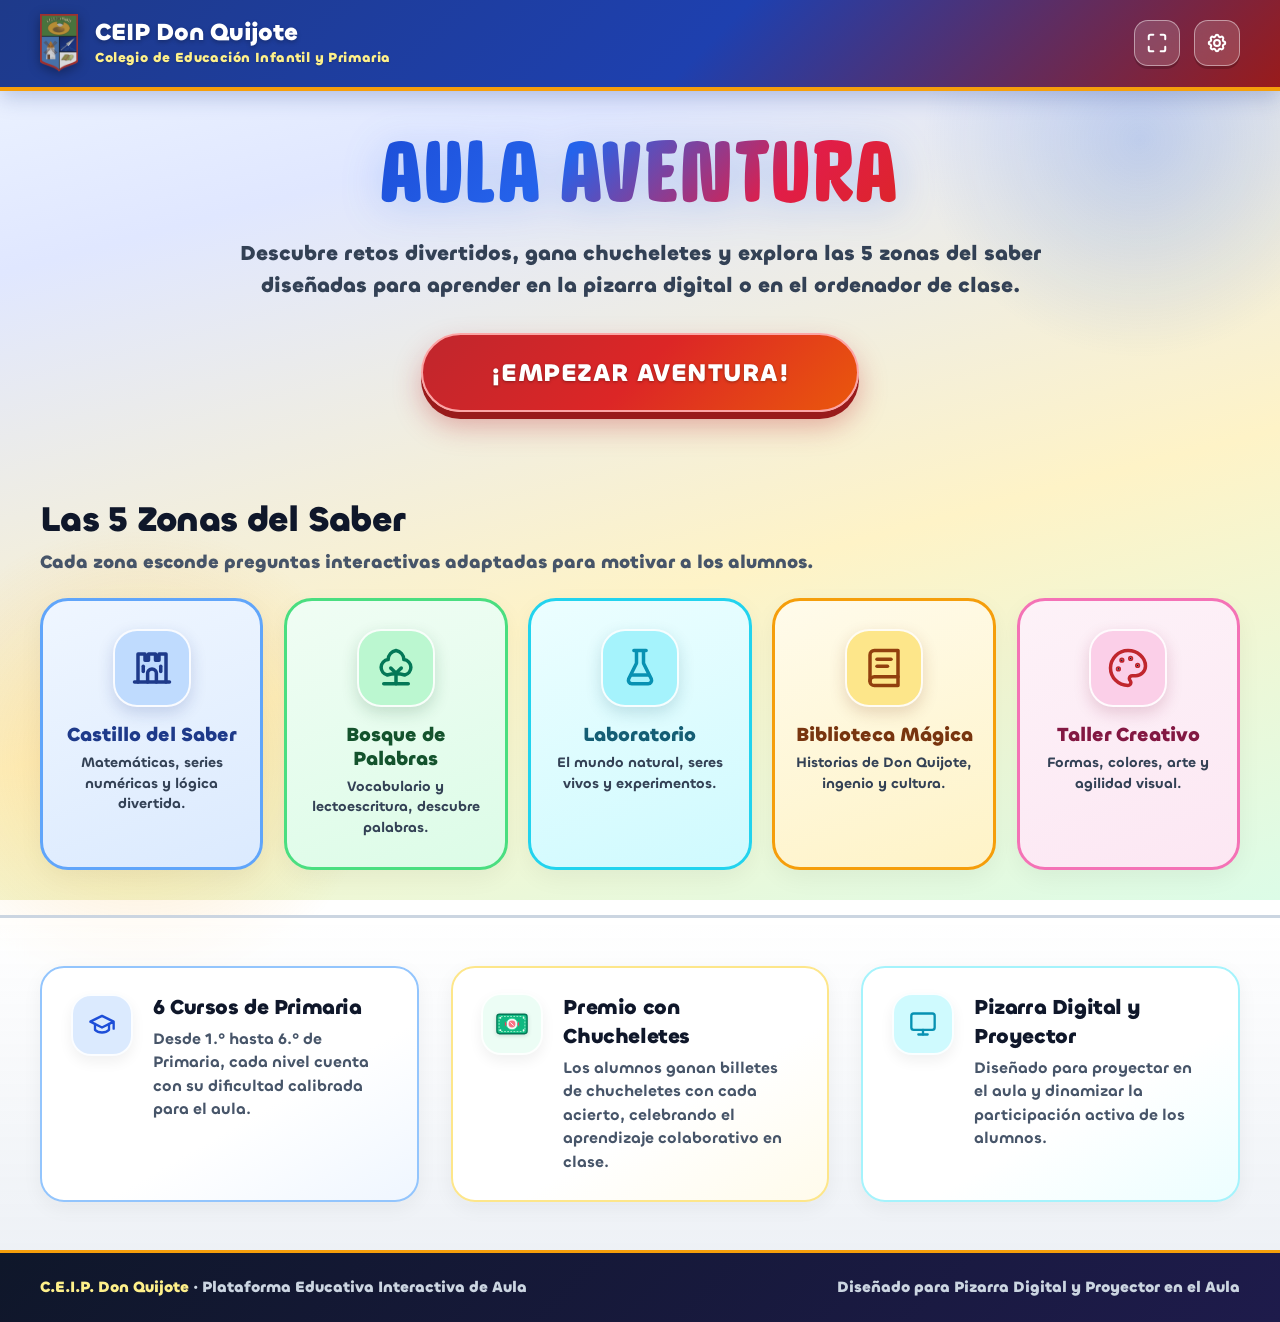
<file: AulaAventura/index.html>
<!DOCTYPE html>
<html lang="es">
<head>
    <meta charset="UTF-8">
    <meta name="viewport" content="width=device-width, initial-scale=1.0">
    <title>Aula Aventura - CEIP Don Quijote</title>
    <link rel="icon" type="image/png" href="assets/favicon.png">
    <link rel="stylesheet" href="css/main.css">
    <link rel="stylesheet" href="css/components.css">
    <link rel="stylesheet" href="css/responsive.css">
    <script>
        // Bloqueo total de menú contextual para pizarras táctiles y lápices interactivos (PDI)
        window.addEventListener('contextmenu', function(e) { e.preventDefault(); return false; }, { capture: true });
        document.addEventListener('contextmenu', function(e) { e.preventDefault(); return false; }, { capture: true });
    </script>
</head>
<body>
    <div id="app-container">
        <!-- El contenido se inyectará aquí vía JS -->
        <div class="loading-screen">
            <h1 style="color: #4facf7;">Cargando Aula Aventura...</h1>
        </div>
    </div>

    <!-- Scripts de Datos (Simulando JSON local para evitar CORS offline) -->
    <script src="data/db_full.js"></script>
    <script src="data/math_bank.js"></script>
    <script src="data/language_bank.js"></script>
    <script src="data/science_bank.js"></script>
    <script src="data/history_bank.js"></script>
    <script src="data/taller_bank.js"></script>
    <!-- Los datos están ahora completos para todas las zonas y cursos -->

    <!-- Scripts de Lógica -->
    <script src="js/storage.js"></script>
    <script src="js/avatar.js"></script>
    <script src="js/activities.js"></script>
    <script src="js/router.js"></script>
    <script src="js/teacher.js"></script>
    <script src="js/ruleta.js"></script>
    <script src="js/game.js"></script>
    <script src="js/app.js"></script>
</body>
</html>
</file>
<file: AulaAventura/css/main.css>
/* ==========================================================================
   TIPOGRAFÍAS OFICIALES: MANOSQUE (TÍTULOS) & CHILLAX (TEXTO Y SUBTÍTULOS)
   ========================================================================== */

/* 1. Manosque (Título principal de bienvenida y cabeceras display) */
@font-face {
    font-family: 'Manosque';
    src: url('../fonts/Manosque-Regular.woff2') format('woff2'),
         url('../fonts/Manosque-Regular.woff') format('woff'),
         url('../fonts/Manosque-Regular.ttf') format('truetype');
    font-weight: 400 900;
    font-style: normal;
    font-display: swap;
}

/* 2. Familia Chillax (Regular, Medium, Semibold y Bold) */
@font-face {
    font-family: 'Chillax';
    src: url('../fonts/Chillax-Regular.woff2') format('woff2'),
         url('../fonts/Chillax-Regular.woff') format('woff'),
         url('../fonts/Chillax-Regular.ttf') format('truetype');
    font-weight: 400;
    font-style: normal;
    font-display: swap;
}

@font-face {
    font-family: 'Chillax';
    src: url('../fonts/Chillax-Medium.woff2') format('woff2'),
         url('../fonts/Chillax-Medium.woff') format('woff'),
         url('../fonts/Chillax-Medium.ttf') format('truetype');
    font-weight: 500;
    font-style: normal;
    font-display: swap;
}

@font-face {
    font-family: 'Chillax';
    src: url('../fonts/Chillax-Semibold.woff2') format('woff2'),
         url('../fonts/Chillax-Semibold.woff') format('woff'),
         url('../fonts/Chillax-Semibold.ttf') format('truetype');
    font-weight: 600;
    font-style: normal;
    font-display: swap;
}

@font-face {
    font-family: 'Chillax';
    src: url('../fonts/Chillax-Bold.woff2') format('woff2'),
         url('../fonts/Chillax-Bold.woff') format('woff'),
         url('../fonts/Chillax-Bold.ttf') format('truetype');
    font-weight: 700 900;
    font-style: normal;
    font-display: swap;
}

/* Alias directo para selectores con Chillax-Bold */
@font-face {
    font-family: 'Chillax-Bold';
    src: url('../fonts/Chillax-Bold.woff2') format('woff2'),
         url('../fonts/Chillax-Bold.woff') format('woff'),
         url('../fonts/Chillax-Bold.ttf') format('truetype');
    font-weight: normal;
    font-style: normal;
    font-display: swap;
}

:root {
    /* Paleta inspirada en el escudo del CEIP Don Quijote */
    --school-red: #c0262d;
    --school-red-dark: #991b1b;
    --school-blue: #1d4ed8;
    --school-blue-dark: #1e3a8a;
    --school-green: #15803d;
    --school-gold: #f59e0b;
    --school-gold-dark: #d97706;

    --primary-color: #c0262d;
    --primary-hover: #b91c1c;
    --primary-shadow: #991b1b;

    --secondary-color: #f59e0b;
    --secondary-hover: #d97706;
    --secondary-shadow: #b45309;

    --success-color: #16a34a;
    --success-shadow: #15803d;

    --danger-color: #dc2626;
    --danger-shadow: #991b1b;

    /* Fondo alegre y luminoso con matices de los colores institucionales */
    --bg-gradient: linear-gradient(165deg, #eff6ff 0%, #e0e7ff 22%, #fef3c7 62%, #dcfce7 100%);
    --card-bg: #ffffff;
    --text-color: #0f172a;
    --text-muted: #475569;

    --font-title: 'Manosque', cursive, 'Chillax-Bold', system-ui, sans-serif;
    --font-heading: 'Chillax-Bold', 'Chillax', system-ui, sans-serif;
    --font-main: 'Chillax', system-ui, -apple-system, sans-serif;
    --radius-lg: 24px;
    --radius-md: 16px;
    --radius-full: 9999px;
}

* {
    box-sizing: border-box;
    margin: 0;
    padding: 0;
}

body {
    font-family: var(--font-main);
    background: var(--bg-gradient);
    background-attachment: fixed;
    color: var(--text-color);
    min-height: 100vh;
    overflow-x: hidden;
    user-select: none;
    -webkit-user-select: none;
    -moz-user-select: none;
    -ms-user-select: none;
    -webkit-touch-callout: none;
    -webkit-font-smoothing: antialiased;
}

/* Evitar arrastre fantasma de imágenes en navegadores y menús de toque prolongado */
img {
    -webkit-user-drag: none;
    user-drag: none;
    user-select: none;
    -webkit-user-select: none;
    -webkit-touch-callout: none;
}

/* Elementos táctiles y lienzos sin menú contextual nativo */
canvas, .tactile-btn, button {
    -webkit-touch-callout: none;
}

h1, h2, h3, h4, h5, h6 {
    font-family: var(--font-heading);
    font-weight: 800;
    letter-spacing: -0.02em;
}

#app-container {
    min-height: 100vh;
    display: flex;
    flex-direction: column;
    position: relative;
}

/* Luces ambientales cálidas y vivas */
#app-container::before {
    content: '';
    position: fixed;
    top: -80px;
    right: -80px;
    width: 440px;
    height: 440px;
    background: radial-gradient(circle, rgba(37, 99, 235, 0.22) 0%, transparent 70%);
    border-radius: 50%;
    pointer-events: none;
    z-index: 0;
}

#app-container::after {
    content: '';
    position: fixed;
    bottom: -100px;
    left: -100px;
    width: 480px;
    height: 480px;
    background: radial-gradient(circle, rgba(245, 158, 11, 0.24) 0%, transparent 70%);
    border-radius: 50%;
    pointer-events: none;
    z-index: 0;
}

.view {
    display: flex;
    flex: 1;
    flex-direction: column;
    padding: 2rem 1.5rem;
    position: relative;
    z-index: 1;
}

.view-body {
    flex: 1;
    display: flex;
    flex-direction: column;
    width: 100%;
    animation: smoothFadeIn 0.32s cubic-bezier(0.16, 1, 0.3, 1);
}

.view:not(:has(.home-top-bar)) {
    animation: smoothFadeIn 0.32s cubic-bezier(0.16, 1, 0.3, 1);
}

@keyframes smoothFadeIn {
    from {
        opacity: 0;
        transform: translateY(12px) scale(0.99);
    }
    to {
        opacity: 1;
        transform: translateY(0) scale(1);
    }
}

.loading-screen {
    flex: 1;
    display: flex;
    flex-direction: column;
    justify-content: center;
    align-items: center;
    font-size: 2.2rem;
    font-family: var(--font-heading);
    color: var(--primary-color);
    gap: 1rem;
}
</file>
<file: AulaAventura/css/components.css>
/* PANTALLA PRINCIPAL FULL-SCREEN EXPANSIVA (SIN CAJAS CONDENSADAS) */
.home-fullscreen-view {
    display: flex;
    flex-direction: column;
    width: 100%;
    min-height: 100vh;
    padding: 0 !important;
}

.home-top-bar {
    width: 100%;
    background: linear-gradient(135deg, #1e3a8a 0%, #1e40af 55%, #991b1b 100%);
    border-bottom: 4px solid #f59e0b;
    padding: 0.9rem 2.5rem;
    display: flex;
    justify-content: space-between;
    align-items: center;
    position: sticky;
    top: 0;
    z-index: 100;
    box-shadow: 0 6px 20px rgba(30, 58, 138, 0.25);
    animation: none !important;
    transform: none !important;
}

.home-top-brand {
    display: flex;
    align-items: center;
    gap: 1.1rem;
    text-decoration: none;
}

.home-top-logo {
    height: 58px;
    width: auto;
    object-fit: contain;
    filter: drop-shadow(0 3px 6px rgba(0, 0, 0, 0.35));
    background: transparent;
    border-radius: 0;
    padding: 0;
    border: none;
    display: block;
}

.home-top-brand-text h2 {
    font-size: 1.5rem;
    font-weight: 900;
    color: #ffffff;
    margin: 0;
    line-height: 1.1;
    text-shadow: 0 2px 4px rgba(0,0,0,0.25);
    letter-spacing: -0.01em;
}

.home-top-brand-text span {
    font-size: 0.85rem;
    font-weight: 800;
    color: #fef08a;
    letter-spacing: 0.03em;
    text-shadow: 0 1px 2px rgba(0,0,0,0.2);
}

.home-top-actions {
    display: flex;
    align-items: center;
    gap: 0.9rem;
}

.home-top-actions .btn-secondary {
    background: rgba(255, 255, 255, 0.16);
    color: #ffffff;
    border: 1.5px solid rgba(255, 255, 255, 0.4);
    backdrop-filter: blur(8px);
    box-shadow: 0 3px 0 rgba(0, 0, 0, 0.2);
}

.home-top-actions .btn-secondary:hover {
    background: #ffffff;
    color: #1e3a8a;
    border-color: #ffffff;
    box-shadow: 0 4px 0 #cbd5e1;
}

/* Botones de Icono Cuadrados/Redondeados para Barra Superior */
.top-bar-icon-btn {
    width: 46px;
    height: 46px;
    border-radius: 14px;
    background: rgba(255, 255, 255, 0.16);
    border: 1.5px solid rgba(255, 255, 255, 0.45);
    color: #ffffff;
    display: inline-flex;
    align-items: center;
    justify-content: center;
    cursor: pointer;
    transition: all 0.2s cubic-bezier(0.16, 1, 0.3, 1);
    backdrop-filter: blur(8px);
    box-shadow: 0 3px 0 rgba(0, 0, 0, 0.18);
    padding: 0;
    flex-shrink: 0;
}

.top-bar-icon-btn:hover {
    background: #ffffff;
    color: #1e3a8a;
    border-color: #ffffff;
    transform: translateY(-2px);
    box-shadow: 0 6px 16px rgba(0, 0, 0, 0.2);
}

.top-bar-icon-btn:active {
    transform: translateY(1px);
    box-shadow: 0 2px 0 rgba(0, 0, 0, 0.15);
}

.top-bar-icon-btn svg {
    width: 22px;
    height: 22px;
    display: block;
}

/* Botón Volver de la Barra Superior */
.top-bar-back-btn {
    background: rgba(255, 255, 255, 0.16);
    color: #ffffff;
    border: 1.5px solid rgba(255, 255, 255, 0.45);
    padding: 0.55rem 1.15rem;
    border-radius: 14px;
    font-weight: 800;
    font-size: 0.95rem;
    display: inline-flex;
    align-items: center;
    gap: 0.5rem;
    cursor: pointer;
    transition: all 0.2s cubic-bezier(0.16, 1, 0.3, 1);
    backdrop-filter: blur(8px);
    box-shadow: 0 3px 0 rgba(0, 0, 0, 0.18);
    text-decoration: none;
    flex-shrink: 0;
}

.top-bar-back-btn:hover {
    background: #ffffff;
    color: #1e3a8a;
    border-color: #ffffff;
    transform: translateY(-2px);
    box-shadow: 0 6px 16px rgba(0, 0, 0, 0.2);
}

.top-bar-back-btn:active {
    transform: translateY(1px);
    box-shadow: 0 2px 0 rgba(0, 0, 0, 0.15);
}

.top-bar-back-btn svg {
    width: 18px;
    height: 18px;
    display: block;
}

/* SECCIÓN HERO EXPANSIVA Y CENTRADA */
.home-hero-full {
    width: 100%;
    max-width: 1000px;
    margin: 0 auto;
    padding: 2.6rem 2rem 1.9rem 2rem;
    display: flex;
    flex-direction: column;
    align-items: center;
    text-align: center;
}

.home-hero-badge {
    display: inline-flex;
    align-items: center;
    gap: 0.5rem;
    background: linear-gradient(135deg, #fef3c7 0%, #fde68a 100%);
    color: #92400e;
    font-weight: 900;
    font-size: 0.95rem;
    padding: 0.45rem 1.3rem;
    border-radius: var(--radius-full);
    border: 2px solid #f59e0b;
    box-shadow: 0 4px 14px rgba(245, 158, 11, 0.25);
    margin-bottom: 1.3rem;
    letter-spacing: 0.04em;
    text-transform: uppercase;
}

.home-hero-title {
    font-family: var(--font-title);
    font-size: clamp(4.6rem, 6.6vw, 6.8rem);
    line-height: 1.05;
    font-weight: 900;
    background: linear-gradient(135deg, #1d4ed8 0%, #2563eb 35%, #e11d48 75%, #dc2626 100%);
    -webkit-background-clip: text;
    -webkit-text-fill-color: transparent;
    margin-bottom: 1.05rem;
    letter-spacing: 0.03em;
    filter: drop-shadow(0 6px 20px rgba(37, 99, 235, 0.22));
}

.home-hero-desc {
    font-size: 1.3rem;
    line-height: 1.55;
    color: #334155;
    margin: 0 auto 1.9rem auto;
    font-weight: 700;
    max-width: 920px;
    text-wrap: balance;
}

.home-hero-buttons {
    display: flex;
    gap: 1.4rem;
    justify-content: center;
    align-items: center;
    flex-wrap: wrap;
    margin-bottom: 2.1rem;
}

.btn-hero-cta {
    font-size: 1.55rem !important;
    padding: 1.3rem 4.2rem !important;
    background: linear-gradient(135deg, #c0262d 0%, #dc2626 50%, #ea580c 100%) !important;
    box-shadow: 0 7px 0 #991b1b, 0 14px 28px rgba(192, 38, 45, 0.35) !important;
    border: 2px solid #fca5a5 !important;
    color: white !important;
    text-shadow: 0 1px 3px rgba(0, 0, 0, 0.35);
    letter-spacing: 0.02em;
    transition: transform 0.15s ease, box-shadow 0.15s ease;
}

.btn-hero-cta:hover {
    transform: translateY(-3px) scale(1.02);
    box-shadow: 0 10px 0 #991b1b, 0 20px 36px rgba(192, 38, 45, 0.45) !important;
    filter: brightness(1.06);
}

.btn-hero-cta:active {
    transform: translateY(4px) scale(0.99) !important;
    box-shadow: 0 2px 0 #991b1b !important;
}

/* BANDA DE DESTACADOS DEL HERO (SUSTITUYE A LAS BURBUJITAS SUELTAS) */
.home-hero-highlights {
    width: 100%;
    max-width: 960px;
    margin: 2.2rem auto 0 auto;
    background: #ffffff;
    border-radius: 24px;
    border: 2.5px solid #e2e8f0;
    box-shadow: 0 10px 30px rgba(30, 41, 59, 0.07), 0 2px 8px rgba(30, 41, 59, 0.04);
    display: grid;
    grid-template-columns: repeat(4, 1fr);
    padding: 1rem 1.2rem;
    gap: 0.8rem;
    position: relative;
}

.highlight-card {
    display: flex;
    align-items: center;
    gap: 0.85rem;
    padding: 0.6rem 0.85rem;
    border-radius: 16px;
    transition: background 0.2s ease, transform 0.2s ease;
    text-align: left;
}

.highlight-card:hover {
    background: #f8fafc;
    transform: translateY(-2px);
}

.highlight-card + .highlight-card {
    border-left: 1.5px solid #f1f5f9;
}

.highlight-icon-box {
    width: 44px;
    height: 44px;
    border-radius: 13px;
    display: flex;
    align-items: center;
    justify-content: center;
    flex-shrink: 0;
    box-shadow: 0 3px 8px rgba(0, 0, 0, 0.04);
}

.highlight-icon-box.icon-zones {
    background: #eff6ff;
    color: #1e40af;
    border: 1.5px solid #bfdbfe;
}

.highlight-icon-box.icon-courses {
    background: #f5f3ff;
    color: #6d28d9;
    border: 1.5px solid #ddd6fe;
}

.highlight-icon-box.icon-rewards {
    background: #ecfdf5;
    color: #047857;
    border: 1.5px solid #a7f3d0;
}

.highlight-icon-box.icon-challenges {
    background: #fefce8;
    color: #a16207;
    border: 1.5px solid #fef08a;
}

.highlight-icon-box svg {
    width: 22px;
    height: 22px;
    display: block;
}

.highlight-info {
    display: flex;
    flex-direction: column;
}

.highlight-info strong {
    font-size: 0.98rem;
    font-weight: 900;
    color: #0f172a;
    line-height: 1.2;
    font-family: var(--font-heading);
}

.highlight-info span {
    font-size: 0.8rem;
    color: #64748b;
    font-weight: 600;
    line-height: 1.25;
    margin-top: 2px;
}

@media (max-width: 860px) {
    .home-hero-highlights {
        grid-template-columns: repeat(2, 1fr);
        gap: 0.8rem;
    }
    .highlight-card + .highlight-card {
        border-left: none;
    }
}

@media (max-width: 520px) {
    .home-hero-highlights {
        grid-template-columns: 1fr;
    }
}

/* FRANJA DE LAS 5 ZONAS TEMÁTICAS */
.home-zones-strip {
    width: 100%;
    max-width: 1380px;
    margin: 1.2rem auto 2.8rem auto;
    padding: 0 2.5rem;
}

.home-strip-header {
    display: flex;
    justify-content: space-between;
    align-items: flex-end;
    margin-bottom: 1.4rem;
}

.home-strip-header h2 {
    font-size: 2.2rem;
    color: #0f172a;
    margin-bottom: 0.3rem;
}

.home-strip-header p {
    color: #475569;
    font-size: 1.15rem;
    font-weight: 700;
}

.home-zones-cards-row {
    display: grid;
    grid-template-columns: repeat(5, 1fr);
    gap: 1.3rem;
}

.home-zone-card-big {
    border-radius: 28px;
    padding: 1.8rem 1.2rem;
    text-align: center;
    box-shadow: 0 8px 24px rgba(0, 0, 0, 0.05);
    display: flex;
    flex-direction: column;
    align-items: center;
    cursor: default;
    text-decoration: none;
    position: relative;
    overflow: hidden;
    border: 3px solid var(--zone-border, #cbd5e1);
    background: var(--zone-bg, #ffffff);
    transition: transform 0.25s cubic-bezier(0.16, 1, 0.3, 1), box-shadow 0.25s;
}

.home-zone-card-big:hover {
    transform: translateY(-6px);
    box-shadow: 0 18px 36px var(--zone-shadow, rgba(0, 0, 0, 0.12));
}

.home-zone-big-icon-wrap {
    width: 78px;
    height: 78px;
    border-radius: 24px;
    background: var(--zone-icon-bg, #ffffff);
    display: flex;
    align-items: center;
    justify-content: center;
    font-size: 3.2rem;
    margin-bottom: 1rem;
    box-shadow: 0 6px 16px var(--zone-shadow, rgba(0,0,0,0.08));
    border: 2.5px solid rgba(255, 255, 255, 0.9);
}

.home-zone-big-icon-wrap svg {
    width: 42px;
    height: 42px;
    display: block;
    transition: transform 0.25s ease;
}

.home-zone-card-big:hover .home-zone-big-icon-wrap svg {
    transform: scale(1.1);
}

.home-zone-big-title {
    font-size: 1.22rem;
    font-weight: 900;
    color: var(--zone-title-color, #0f172a);
    margin-bottom: 0.4rem;
    line-height: 1.2;
}

.home-zone-big-desc {
    font-size: 0.88rem;
    color: #334155;
    font-weight: 600;
    line-height: 1.45;
}

/* Identidades visuales de las 5 Zonas */
.zone-castillo {
    --zone-bg: linear-gradient(160deg, #eff6ff 0%, #dbeafe 100%);
    --zone-border: #60a5fa;
    --zone-icon-bg: #bfdbfe;
    --zone-title-color: #1e3a8a;
    --zone-shadow: rgba(30, 58, 138, 0.18);
}

.zone-bosque {
    --zone-bg: linear-gradient(160deg, #f0fdf4 0%, #dcfce7 100%);
    --zone-border: #4ade80;
    --zone-icon-bg: #bbf7d0;
    --zone-title-color: #14532d;
    --zone-shadow: rgba(20, 83, 45, 0.18);
}

.zone-lab {
    --zone-bg: linear-gradient(160deg, #ecfeff 0%, #cffafe 100%);
    --zone-border: #22d3ee;
    --zone-icon-bg: #a5f3fc;
    --zone-title-color: #155e75;
    --zone-shadow: rgba(21, 94, 117, 0.18);
}

.zone-biblioteca {
    --zone-bg: linear-gradient(160deg, #fffbeb 0%, #fef3c7 100%);
    --zone-border: #f59e0b;
    --zone-icon-bg: #fde68a;
    --zone-title-color: #78350f;
    --zone-shadow: rgba(120, 53, 15, 0.18);
}

.zone-taller {
    --zone-bg: linear-gradient(160deg, #fdf2f8 0%, #fce7f3 100%);
    --zone-border: #f472b6;
    --zone-icon-bg: #fbcfe8;
    --zone-title-color: #831843;
    --zone-shadow: rgba(131, 24, 67, 0.18);
}

/* TRES CARACTERÍSTICAS DESTACADAS DE LA PLATAFORMA */
.home-features-full {
    width: 100%;
    background: linear-gradient(180deg, rgba(255, 255, 255, 0.5) 0%, rgba(226, 232, 240, 0.6) 100%);
    backdrop-filter: blur(12px);
    border-top: 3px solid #cbd5e1;
    padding: 3rem 2.5rem;
    margin-top: auto;
}

.home-features-grid {
    width: 100%;
    max-width: 1380px;
    margin: 0 auto;
    display: grid;
    grid-template-columns: repeat(3, 1fr);
    gap: 2rem;
}

.home-feature-box {
    background: #ffffff;
    padding: 1.6rem 1.8rem;
    border-radius: 24px;
    box-shadow: 0 6px 20px rgba(0, 0, 0, 0.05);
    display: flex;
    gap: 1.25rem;
    align-items: flex-start;
    border: 2.5px solid #e2e8f0;
    transition: transform 0.2s ease, box-shadow 0.2s ease;
}

.home-feature-box:hover {
    transform: translateY(-4px);
    box-shadow: 0 12px 28px rgba(0, 0, 0, 0.08);
}

.feature-box-courses {
    border-color: #93c5fd;
    background: linear-gradient(150deg, #ffffff 60%, #eff6ff 100%);
}

.feature-box-candies {
    border-color: #fde68a;
    background: linear-gradient(150deg, #ffffff 60%, #fffbeb 100%);
}

.feature-box-screen {
    border-color: #a5f3fc;
    background: linear-gradient(150deg, #ffffff 60%, #ecfeff 100%);
}

.home-feature-icon {
    width: 62px;
    height: 62px;
    border-radius: 20px;
    display: flex;
    align-items: center;
    justify-content: center;
    font-size: 2.2rem;
    flex-shrink: 0;
    box-shadow: 0 6px 14px rgba(0,0,0,0.06);
    border: 2px solid rgba(255, 255, 255, 0.9);
}

.home-feature-text h4 {
    font-size: 1.3rem;
    color: #0f172a;
    margin-bottom: 0.35rem;
}

.home-feature-text p {
    font-size: 0.98rem;
    color: #475569;
    line-height: 1.5;
    font-weight: 600;
}

/* FOOTER INFORMATIVO CEIP DON QUIJOTE */
.home-footer-full {
    width: 100%;
    background: linear-gradient(135deg, #0f172a 0%, #1e1b4b 100%);
    border-top: 3px solid #f59e0b;
    color: #cbd5e1;
    padding: 1.5rem 2.5rem;
    display: flex;
    justify-content: space-between;
    align-items: center;
    font-size: 0.96rem;
    font-weight: 700;
    flex-wrap: wrap;
    gap: 1rem;
}

.home-footer-full strong {
    color: #fef08a;
}

/* BOTONES TÁCTILES 3D ESTILO EDUCATIVO */
.btn {
    padding: 0.95rem 2rem;
    border: none;
    border-radius: var(--radius-full);
    font-size: 1.2rem;
    font-weight: 800;
    cursor: pointer;
    font-family: var(--font-heading);
    display: inline-flex;
    align-items: center;
    justify-content: center;
    gap: 0.65rem;
    text-decoration: none;
    position: relative;
    transition: transform 0.1s ease, box-shadow 0.1s ease, filter 0.15s ease;
    outline: none;
}

.btn:active {
    transform: translateY(3px) !important;
}

.btn-primary {
    background-color: var(--school-red);
    color: white;
    box-shadow: 0 5px 0 var(--school-red-dark), 0 8px 18px rgba(192, 38, 45, 0.25);
}
.btn-primary:hover {
    background-color: #d32f2f;
    transform: translateY(-2px);
    box-shadow: 0 7px 0 var(--school-red-dark), 0 12px 24px rgba(192, 38, 45, 0.3);
}
.btn-primary:active {
    box-shadow: 0 1px 0 var(--school-red-dark);
}

.btn-secondary {
    background-color: #ffffff;
    color: #334155;
    border: 2px solid #cbd5e1;
    box-shadow: 0 4px 0 #94a3b8, 0 6px 14px rgba(0,0,0,0.04);
}
.btn-secondary:hover {
    background-color: #f8fafc;
    border-color: #94a3b8;
    transform: translateY(-2px);
    box-shadow: 0 6px 0 #94a3b8;
}
.btn-secondary:active {
    box-shadow: 0 1px 0 #94a3b8;
}

.btn-accent {
    background-color: var(--secondary-color);
    color: white;
    box-shadow: 0 4px 0 var(--secondary-shadow), 0 8px 16px rgba(245, 158, 11, 0.25);
}

.btn-large {
    font-size: 1.35rem;
    padding: 1.25rem 2.8rem;
    border-radius: var(--radius-full);
}

.btn-sm {
    padding: 0.55rem 1.2rem;
    font-size: 0.95rem;
    border-radius: var(--radius-full);
}

/* TARJETAS DE CURSO CON ESTÉTICA DE CUADERNO ESCOLAR */
.course-list {
    display: flex;
    flex-direction: column;
    gap: 1.15rem;
    width: 100%;
    max-width: 900px;
    margin: 0 auto;
}

.course-card {
    background: linear-gradient(135deg, #ffffff 68%, var(--card-tint, #f8fafc) 100%);
    border-radius: 28px;
    padding: 1.35rem 2rem;
    display: flex;
    justify-content: space-between;
    align-items: center;
    box-shadow: 0 8px 24px rgba(30, 41, 59, 0.06), 0 2px 6px rgba(30, 41, 59, 0.03);
    border: 2.5px solid var(--card-accent, #cbd5e1);
    position: relative;
    overflow: hidden;
    transition: transform 0.2s cubic-bezier(0.16, 1, 0.3, 1), box-shadow 0.2s, border-color 0.2s;
    flex-wrap: wrap;
    gap: 1.2rem;
}

/* Detalle de lomo de libreta escolar en el lateral izquierdo */
.course-card::before {
    content: '';
    position: absolute;
    left: 0;
    top: 0;
    bottom: 0;
    width: 10px;
    background: var(--card-accent, #3b82f6);
}

.course-card:hover {
    transform: translateY(-4px);
    box-shadow: 0 18px 38px rgba(30, 41, 59, 0.12), 0 4px 12px rgba(30, 41, 59, 0.06);
}

.course-left {
    display: flex;
    align-items: center;
    gap: 1.3rem;
    flex: 1;
    min-width: 290px;
}

.course-badge {
    width: 66px;
    height: 66px;
    border-radius: 20px;
    display: flex;
    align-items: center;
    justify-content: center;
    font-size: 2.3rem;
    box-shadow: 0 6px 14px rgba(0,0,0,0.12);
    flex-shrink: 0;
}

.course-badge svg {
    width: 36px;
    height: 36px;
    stroke: #ffffff;
    display: block;
}

.course-grade-badge {
    font-size: 1.7rem;
    font-weight: 900;
    font-family: var(--font-heading);
    letter-spacing: -0.02em;
    text-shadow: 0 2px 4px rgba(0, 0, 0, 0.2);
}

.course-info {
    display: flex;
    flex-direction: column;
    align-items: flex-start;
    justify-content: center;
    gap: 0.35rem;
}

.course-info h3 {
    margin: 0;
    font-size: 1.35rem;
    font-weight: 900;
    color: #1e293b;
    line-height: 1.2;
    letter-spacing: -0.01em;
}

.course-chuches-tag {
    font-size: 0.88rem;
    font-weight: 800;
    color: #047857;
    background: #ecfdf5;
    padding: 0.22rem 0.75rem;
    border-radius: 999px;
    display: inline-flex;
    align-items: center;
    gap: 0.4rem;
    border: 1.5px solid #a7f3d0;
    box-shadow: 0 1px 3px rgba(16, 185, 129, 0.08);
    line-height: 1.2;
}

.chuchelete-badge {
    font-weight: 800;
    font-size: 1.15rem;
    color: #065f46;
    background: #ecfdf5;
    padding: 0.4rem 1.1rem;
    border-radius: 16px;
    border: 1.5px solid #a7f3d0;
    display: inline-flex;
    align-items: center;
    gap: 0.55rem;
    box-shadow: 0 2px 8px rgba(16, 185, 129, 0.1);
}

.course-right {
    display: flex;
    align-items: center;
    gap: 1.6rem;
    margin-left: auto;
}

/* Botón ¡Jugar! con profundidad 3D del mismo color que el curso */
.btn-course-play {
    background-color: var(--course-color, #10b981);
    color: #ffffff;
    box-shadow: 0 5px 0 var(--course-dark, #047857), 0 8px 18px rgba(0, 0, 0, 0.14);
    border: none;
    font-weight: 900;
    font-size: 1.08rem;
    font-family: inherit;
    padding: 0.65rem 1.7rem;
    border-radius: var(--radius-full);
    cursor: pointer;
    display: inline-flex;
    align-items: center;
    justify-content: center;
    transition: transform 0.1s ease, box-shadow 0.1s ease, filter 0.15s ease;
    white-space: nowrap;
    text-shadow: 0 1px 2px rgba(0, 0, 0, 0.2);
}

.btn-course-play:hover {
    filter: brightness(1.06);
    transform: translateY(-2px);
    box-shadow: 0 7px 0 var(--course-dark, #047857), 0 12px 22px rgba(0, 0, 0, 0.18);
}

.btn-course-play:active {
    transform: translateY(3px) !important;
    box-shadow: 0 1px 0 var(--course-dark, #047857);
}

.student-character-wrap {
    display: flex;
    flex-direction: column;
    align-items: center;
    gap: 0.35rem;
}

/* Personaje fuera de caja (libre, grande y con sombra directa igual que el logo) */
.course-character-standalone {
    width: 94px;
    height: 94px;
    display: flex;
    align-items: center;
    justify-content: center;
    cursor: pointer;
    flex-shrink: 0;
    transition: transform 0.22s cubic-bezier(0.16, 1, 0.3, 1);
}

.course-character-standalone .mini-avatar-img {
    width: 100%;
    height: 100%;
    object-fit: contain;
    display: block;
    filter: drop-shadow(0 6px 14px rgba(0, 0, 0, 0.16));
    transition: transform 0.22s cubic-bezier(0.16, 1, 0.3, 1), filter 0.22s ease;
}

.student-character-wrap:hover .course-character-standalone .mini-avatar-img {
    transform: scale(1.14) translateY(-4px);
    filter: drop-shadow(0 12px 22px rgba(0, 0, 0, 0.24));
}

.mini-avatar-box {
    width: 78px;
    height: 78px;
    border-radius: 18px;
    background: #ffffff;
    border: 3px solid #ffffff;
    box-shadow: 0 4px 14px rgba(0, 0, 0, 0.08);
    display: flex;
    align-items: center;
    justify-content: center;
    cursor: pointer;
    transition: transform 0.2s cubic-bezier(0.16, 1, 0.3, 1), box-shadow 0.2s, border-color 0.2s;
    overflow: hidden;
    padding: 6px;
    flex-shrink: 0;
}

.mini-avatar-box:hover {
    transform: scale(1.08) translateY(-2px);
    box-shadow: 0 8px 22px rgba(0, 0, 0, 0.14);
    border-color: #e2e8f0;
}

.mini-avatar-img {
    width: 100%;
    height: 100%;
    object-fit: contain;
    display: block;
    filter: drop-shadow(0 2px 5px rgba(0, 0, 0, 0.1));
}

.avatar-name-badge {
    font-size: 0.88rem;
    font-weight: 800;
    color: #1e293b;
    background: #ffffff;
    padding: 0.25rem 0.85rem;
    border-radius: 12px;
    border: 1.5px solid #e2e8f0;
    max-width: 120px;
    text-overflow: ellipsis;
    overflow: hidden;
    white-space: nowrap;
    text-align: center;
    box-shadow: 0 3px 8px rgba(0, 0, 0, 0.06);
    transition: all 0.2s ease;
}

.student-character-wrap:hover .avatar-name-badge {
    border-color: #cbd5e1;
    background: #f8fafc;
    box-shadow: 0 4px 12px rgba(0, 0, 0, 0.1);
}

/* ==========================================================================
   MAPA DE AVENTURA ESPECTACULAR: ISLA DEL QUIJOTE & BIOMAS TEMÁTICOS (FASE 24)
   ========================================================================== */

/* ==========================================================================
   MAPA DE AVENTURA ESPECTACULAR: ISLA DEL QUIJOTE 3D RENDER (FASE 24)
   ========================================================================== */

/* ==========================================================================
   MUNDO DE AVENTURA: MAPA INFANTIL EN CAJITA ENMARCADA (FASE 24)
   ========================================================================== */

.map-card-wrapper {
    flex: 1;
    width: 100%;
    display: flex;
    flex-direction: column;
    justify-content: center;
    align-items: center;
    padding: 0.25rem 1.4rem 0.45rem 1.4rem;
    overflow: hidden;
    box-sizing: border-box;
}

.adventure-world-wrap {
    width: 100%;
    max-width: 1175px;
    aspect-ratio: 1376 / 768;
    max-height: calc(100vh - 102px);
    background: #7dd3fc url('../assets/mapa_infantil.jpg') center center / 100% 100% no-repeat;
    border-radius: 32px;
    border: 6px solid #ffffff;
    box-shadow: 0 20px 50px rgba(0, 0, 0, 0.2), 0 0 0 3.5px #38bdf8;
    position: relative;
    overflow: hidden;
    user-select: none;
}

/* Nodos interactivos de zona (Pins refinados de Videojuego sobre el mapa infantil) */
.adventure-zone-node {
    position: absolute;
    transform: translate(-50%, -90%);
    cursor: pointer;
    text-align: center;
    z-index: 10;
    transition: transform 0.25s cubic-bezier(0.34, 1.56, 0.64, 1), filter 0.2s ease;
    display: flex;
    flex-direction: column;
    align-items: center;
}

.adventure-zone-node:hover {
    transform: translate(-50%, -98%) scale(1.1);
    z-index: 30;
}

/* Medallón del Pin (Más compacto, estilizado y ligero) */
.zone-medallion {
    width: 48px;
    height: 48px;
    border-radius: 50%;
    border: 2.5px solid #ffffff;
    display: flex;
    align-items: center;
    justify-content: center;
    position: relative;
    box-shadow: 0 4px 14px rgba(0,0,0,0.25);
    transition: transform 0.2s ease, box-shadow 0.2s ease, filter 0.2s ease;
    cursor: pointer;
}

/* Puntero triangular del pin (más pequeño y nítido) */
.zone-medallion::after {
    content: '';
    position: absolute;
    bottom: -7px;
    left: 50%;
    transform: translateX(-50%);
    width: 0;
    height: 0;
    border-left: 6px solid transparent;
    border-right: 6px solid transparent;
    border-top: 8px solid #ffffff;
    filter: drop-shadow(0 2px 2px rgba(0,0,0,0.2));
}

/* Colores y relieves temáticos por zona */
.zone-medallion.zone-castillo {
    background: linear-gradient(135deg, #581c87 0%, #7c3aed 55%, #a855f7 100%);
    box-shadow: 0 4px 0 #4c1d95, 0 8px 18px rgba(124, 58, 237, 0.45);
}

.zone-medallion.zone-bosque {
    background: linear-gradient(135deg, #065f46 0%, #059669 55%, #34d399 100%);
    box-shadow: 0 4px 0 #047857, 0 8px 18px rgba(5, 150, 105, 0.45);
}

.zone-medallion.zone-laboratorio {
    background: linear-gradient(135deg, #0e7490 0%, #0891b2 55%, #38bdf8 100%);
    box-shadow: 0 4px 0 #155e75, 0 8px 18px rgba(8, 145, 178, 0.45);
}

.zone-medallion.zone-biblioteca {
    background: linear-gradient(135deg, #92400e 0%, #d97706 55%, #fbbf24 100%);
    box-shadow: 0 4px 0 #78350f, 0 8px 18px rgba(217, 119, 6, 0.45);
}

.zone-medallion.zone-taller {
    background: linear-gradient(135deg, #9f1239 0%, #e11d48 55%, #fb7185 100%);
    box-shadow: 0 4px 0 #881337, 0 8px 18px rgba(225, 29, 72, 0.45);
}

/* Efecto hover en el medallón */
.adventure-zone-node:hover .zone-medallion {
    filter: brightness(1.1);
}

.adventure-zone-node:hover .zone-medallion.zone-castillo {
    box-shadow: 0 6px 0 #4c1d95, 0 12px 24px rgba(124, 58, 237, 0.6), 0 0 0 4px rgba(168, 85, 247, 0.5);
}

.adventure-zone-node:hover .zone-medallion.zone-bosque {
    box-shadow: 0 6px 0 #047857, 0 12px 24px rgba(5, 150, 105, 0.6), 0 0 0 4px rgba(52, 211, 153, 0.5);
}

.adventure-zone-node:hover .zone-medallion.zone-laboratorio {
    box-shadow: 0 6px 0 #155e75, 0 12px 24px rgba(8, 145, 178, 0.6), 0 0 0 4px rgba(56, 189, 248, 0.5);
}

.adventure-zone-node:hover .zone-medallion.zone-biblioteca {
    box-shadow: 0 6px 0 #78350f, 0 12px 24px rgba(217, 119, 6, 0.6), 0 0 0 4px rgba(251, 191, 36, 0.5);
}

.adventure-zone-node:hover .zone-medallion.zone-taller {
    box-shadow: 0 6px 0 #881337, 0 12px 24px rgba(225, 29, 72, 0.6), 0 0 0 4px rgba(251, 113, 133, 0.5);
}

/* Iconos SVG finos y proporcionados */
.zone-medallion svg {
    width: 25px;
    height: 25px;
    display: block;
    filter: drop-shadow(0 1px 2px rgba(0,0,0,0.25));
}

/* Halo de pulso sutil */
.zone-pulse-ring {
    position: absolute;
    width: 100%;
    height: 100%;
    border-radius: 50%;
    border: 2px solid rgba(255, 255, 255, 0.7);
    animation: zonePulse 2.4s infinite;
    pointer-events: none;
}

@keyframes zonePulse {
    0% { transform: scale(1); opacity: 0.9; }
    100% { transform: scale(1.45); opacity: 0; }
}

/* Píldora Mini Compacta de la Zona (Super delgada y limpia, 70% menos de espacio) */
.zone-info-card {
    opacity: 0;
    background: rgba(255, 255, 255, 0.96);
    backdrop-filter: blur(8px);
    border-radius: 999px;
    padding: 0.2rem 0.65rem;
    margin-top: 0.35rem;
    box-shadow: 0 4px 12px rgba(0, 0, 0, 0.14), 0 1px 0 rgba(0,0,0,0.04);
    border: 1.5px solid #ffffff;
    display: inline-flex;
    align-items: center;
    gap: 0.35rem;
    pointer-events: none;
    white-space: nowrap;
    transition: all 0.2s ease;
    transform: translateY(-4px);
}

.adventure-zone-node:hover .zone-info-card {
    opacity: 1;
    transform: translateY(0);
}

.zone-mini-dot {
    width: 7px;
    height: 7px;
    border-radius: 50%;
    flex-shrink: 0;
}
.dot-castillo { background: #7c3aed; }
.dot-bosque { background: #059669; }
.dot-laboratorio { background: #0891b2; }
.dot-biblioteca { background: #d97706; }
.dot-taller { background: #e11d48; }

.zone-title {
    font-size: 0.78rem;
    font-weight: 800;
    color: #1e293b;
    font-family: var(--font-heading);
    white-space: nowrap;
    line-height: 1;
}

.zone-reward-badge {
    display: inline-flex;
    align-items: center;
    gap: 0.15rem;
    font-size: 0.68rem;
    font-weight: 800;
    color: #047857;
    background: #ecfdf5;
    padding: 0.05rem 0.35rem;
    border-radius: 999px;
    border: 1px solid #a7f3d0;
    line-height: 1;
}

.zone-hover-cta {
    display: none;
    font-size: 0.72rem;
    font-weight: 900;
    color: #ffffff;
    background: #16a34a;
    padding: 0.12rem 0.55rem;
    border-radius: 999px;
    box-shadow: 0 2px 5px rgba(22, 163, 74, 0.35);
    line-height: 1.2;
}

.adventure-zone-node:hover .zone-reward-badge {
    display: none;
}

.adventure-zone-node:hover .zone-hover-cta {
    display: inline-block;
}

/* ========================================================================== */


/* PALETA Y CONTROLES DEL AVATAR */
.avatar-input-name {
    width: 100%;
    max-width: 320px;
    padding: 0.8rem 1.4rem;
    font-size: 1.25rem;
    font-weight: 800;
    font-family: var(--font-heading);
    color: #1e293b;
    background: #f8fafc;
    border: 3px solid #cbd5e1;
    border-radius: var(--radius-full);
    outline: none;
    text-align: center;
    transition: border-color 0.2s, box-shadow 0.2s, background 0.2s;
}

.avatar-input-name:focus {
    border-color: var(--school-blue);
    background: white;
    box-shadow: 0 0 0 4px rgba(37, 99, 235, 0.15);
}

.color-palette-grid {
    display: grid;
    grid-template-columns: repeat(auto-fill, minmax(44px, 1fr));
    gap: 0.7rem;
    max-height: 180px;
    overflow-y: auto;
    padding: 0.4rem;
}

.color-btn {
    width: 44px;
    height: 44px;
    border-radius: 50%;
    border: 3px solid white;
    box-shadow: 0 3px 8px rgba(0,0,0,0.18);
    cursor: pointer;
    transition: transform 0.15s ease, box-shadow 0.15s;
    outline: none;
}
.color-btn:hover {
    transform: scale(1.2);
    box-shadow: 0 6px 14px rgba(0,0,0,0.25);
}
.color-btn:active {
    transform: scale(0.95);
}

.avatar-tabs {
    display: flex;
    gap: 0.5rem;
    margin-bottom: 1.2rem;
    overflow-x: auto;
    padding-bottom: 0.4rem;
}

.avatar-tab-btn {
    padding: 0.65rem 1.25rem;
    border-radius: var(--radius-full);
    background: #f1f5f9;
    border: 2px solid transparent;
    font-weight: 800;
    font-family: var(--font-heading);
    cursor: pointer;
    font-size: 0.95rem;
    color: #475569;
    transition: all 0.2s;
    white-space: nowrap;
}

.avatar-tab-btn:hover {
    background: #e2e8f0;
}

.avatar-tab-btn.active {
    background: var(--school-blue);
    color: white;
    box-shadow: 0 4px 12px rgba(37, 99, 235, 0.3);
}

.asset-grid {
    display: grid;
    grid-template-columns: repeat(auto-fill, minmax(120px, 1fr));
    gap: 0.85rem;
    max-height: 300px;
    overflow-y: auto;
    padding: 0.3rem;
}

.asset-choice-btn {
    background: #f8fafc;
    border: 2px solid #e2e8f0;
    border-radius: 20px;
    padding: 0.85rem 0.5rem;
    text-align: center;
    cursor: pointer;
    font-family: var(--font-heading);
    font-size: 0.95rem;
    font-weight: 800;
    color: #334155;
    display: flex;
    flex-direction: column;
    align-items: center;
    gap: 0.4rem;
    transition: transform 0.15s ease, border-color 0.15s, background 0.15s, box-shadow 0.15s;
}

.asset-choice-btn:hover {
    transform: translateY(-3px);
    border-color: var(--school-blue);
    background: #eff6ff;
    box-shadow: 0 6px 14px rgba(37, 99, 235, 0.12);
}

.asset-choice-btn:active {
    transform: scale(0.95);
}

.asset-icon {
    font-size: 2.2rem;
}

.asset-tag {
    display: inline-block;
    font-size: 0.76rem;
    font-weight: 800;
    letter-spacing: 0.02em;
    padding: 0.2rem 0.65rem;
    border-radius: 8px;
    margin-bottom: 0.2rem;
}

/* ==========================================================================
   SELECTOR DE VOLUMEN (0% A 100%) - PANTALLA CONFIGURACIÓN
   ========================================================================== */
.volume-badge {
    background: #eff6ff;
    color: #1e40af;
    border: 2px solid #bfdbfe;
    font-size: 1.35rem;
    font-weight: 900;
    font-family: var(--font-heading);
    padding: 0.35rem 1.15rem;
    border-radius: 16px;
    box-shadow: 0 2px 8px rgba(30, 64, 175, 0.1);
    min-width: 85px;
    text-align: center;
    transition: color 0.15s ease, background-color 0.15s ease;
}

.volume-control-wrapper {
    display: flex;
    align-items: center;
    gap: 1.4rem;
    background: #f8fafc;
    padding: 1.3rem 1.6rem;
    border-radius: 22px;
    border: 2px solid #e2e8f0;
}

.volume-mute-btn {
    background: #ffffff;
    border: 2px solid #cbd5e1;
    border-radius: 16px;
    width: 52px;
    height: 52px;
    display: inline-flex;
    align-items: center;
    justify-content: center;
    cursor: pointer;
    color: #1e40af;
    box-shadow: 0 4px 0 #94a3b8;
    transition: all 0.15s cubic-bezier(0.16, 1, 0.3, 1);
    flex-shrink: 0;
    padding: 0;
}

.volume-mute-btn:hover {
    transform: translateY(-2px);
    background: #f1f5f9;
    box-shadow: 0 6px 0 #94a3b8;
    color: #2563eb;
}

.volume-mute-btn:active {
    transform: translateY(2px);
    box-shadow: 0 1px 0 #94a3b8;
}

.volume-mute-btn svg {
    width: 26px;
    height: 26px;
    display: block;
}

.volume-track-container {
    flex: 1;
    display: flex;
    flex-direction: column;
    gap: 0.6rem;
}

.volume-slider-input {
    -webkit-appearance: none;
    appearance: none;
    width: 100%;
    height: 14px;
    border-radius: 10px;
    background: linear-gradient(to right, #2563eb 0%, #2563eb var(--val-percent, 80%), #cbd5e1 var(--val-percent, 80%), #cbd5e1 100%);
    outline: none;
    cursor: pointer;
    transition: background 0.05s ease;
}

.volume-slider-input::-webkit-slider-thumb {
    -webkit-appearance: none;
    appearance: none;
    width: 28px;
    height: 28px;
    border-radius: 50%;
    background: #ffffff;
    border: 3.5px solid #1e40af;
    box-shadow: 0 3px 10px rgba(30, 64, 175, 0.35);
    cursor: pointer;
    transition: transform 0.15s ease, border-color 0.15s ease;
}

.volume-slider-input::-webkit-slider-thumb:hover {
    transform: scale(1.18);
    border-color: #2563eb;
}

.volume-slider-input::-webkit-slider-thumb:active {
    transform: scale(1.05);
}

.volume-slider-input::-moz-range-thumb {
    width: 28px;
    height: 28px;
    border-radius: 50%;
    background: #ffffff;
    border: 3.5px solid #1e40af;
    box-shadow: 0 3px 10px rgba(30, 64, 175, 0.35);
    cursor: pointer;
}

.volume-marks {
    display: flex;
    justify-content: space-between;
    padding: 0 4px;
    font-size: 0.82rem;
    font-weight: 700;
    color: #94a3b8;
    user-select: none;
}

/* ==========================================================================
   BOTONES DE ACCIÓN CONFIGURACIÓN CON PROFUNDIDAD 3D PROPIA (SIN REBORDE ROJO)
   ========================================================================== */
.btn-action-green {
    background-color: #16a34a;
    color: #ffffff;
    border: none;
    box-shadow: 0 5px 0 #15803d, 0 8px 16px rgba(22, 163, 74, 0.22);
    border-radius: 16px;
    font-weight: 900;
    font-size: 1.05rem;
    padding: 0.85rem 1.6rem;
    cursor: pointer;
    font-family: var(--font-heading);
    transition: transform 0.15s ease, box-shadow 0.15s ease, filter 0.15s ease;
    display: inline-flex;
    align-items: center;
    gap: 0.5rem;
}

.btn-action-green:hover {
    transform: translateY(-2px);
    box-shadow: 0 7px 0 #15803d, 0 12px 22px rgba(22, 163, 74, 0.32);
    filter: brightness(1.08);
}

.btn-action-green:active {
    transform: translateY(3px) !important;
    box-shadow: 0 2px 0 #15803d !important;
}

.btn-action-amber {
    background-color: #f59e0b;
    color: #ffffff;
    border: none;
    box-shadow: 0 5px 0 #b45309, 0 8px 16px rgba(245, 158, 11, 0.22);
    border-radius: 16px;
    font-weight: 900;
    font-size: 1.05rem;
    padding: 0.85rem 1.6rem;
    cursor: pointer;
    font-family: var(--font-heading);
    transition: transform 0.15s ease, box-shadow 0.15s ease, filter 0.15s ease;
    display: inline-flex;
    align-items: center;
    gap: 0.5rem;
}

.btn-action-amber:hover {
    transform: translateY(-2px);
    box-shadow: 0 7px 0 #b45309, 0 12px 22px rgba(245, 158, 11, 0.32);
    filter: brightness(1.08);
}

.btn-action-amber:active {
    transform: translateY(3px) !important;
    box-shadow: 0 2px 0 #b45309 !important;
}

.btn-action-danger {
    background-color: #fee2e2;
    color: #991b1b;
    border: 2px solid #fca5a5;
    box-shadow: 0 5px 0 #f87171, 0 8px 16px rgba(239, 68, 68, 0.12);
    border-radius: 16px;
    font-weight: 900;
    font-size: 1.05rem;
    padding: 0.85rem 1.6rem;
    cursor: pointer;
    font-family: var(--font-heading);
    transition: transform 0.15s ease, box-shadow 0.15s ease, background-color 0.15s ease;
    display: inline-flex;
    align-items: center;
    gap: 0.5rem;
}

.btn-action-danger:hover {
    background-color: #fecaca;
    border-color: #f87171;
    transform: translateY(-2px);
    box-shadow: 0 7px 0 #ef4444, 0 12px 22px rgba(239, 68, 68, 0.22);
}

.btn-action-danger:active {
    transform: translateY(3px) !important;
    box-shadow: 0 2px 0 #ef4444 !important;
}

/* ==========================================================================
   SELECTOR DE SKINS / PERSONAJES ANIMALES (CARRUSEL CÍCLICO COMPACTO)
   ========================================================================== */
.skin-selector-card {
    background: rgba(255, 255, 255, 0.96);
    padding: 1.4rem 1.8rem;
    border-radius: 28px;
    box-shadow: 0 10px 32px rgba(0, 0, 0, 0.06);
    border: 2px solid #ffffff;
    display: flex;
    flex-direction: column;
    align-items: center;
    text-align: center;
    width: 100%;
    max-width: 620px;
    margin: 0 auto;
}

.skin-carousel-stage {
    display: flex;
    align-items: center;
    justify-content: center;
    gap: 1.5rem;
    margin: 0.4rem 0 0.8rem 0;
    width: 100%;
}

.skin-nav-arrow {
    width: 58px;
    height: 58px;
    border-radius: 18px;
    background: #ffffff;
    border: 2.5px solid #cbd5e1;
    color: #1e3a8a;
    box-shadow: 0 5px 0 #94a3b8, 0 8px 18px rgba(0, 0, 0, 0.08);
    display: flex;
    align-items: center;
    justify-content: center;
    cursor: pointer;
    transition: transform 0.15s ease, box-shadow 0.15s ease, background-color 0.15s ease, border-color 0.15s ease;
    flex-shrink: 0;
    user-select: none;
    padding: 0;
}

.skin-nav-arrow:hover {
    transform: translateY(-3px) scale(1.06);
    background: #eff6ff;
    border-color: #93c5fd;
    color: #2563eb;
    box-shadow: 0 8px 0 #94a3b8, 0 14px 24px rgba(37, 99, 235, 0.2);
}

.skin-nav-arrow:active {
    transform: translateY(3px) scale(0.97) !important;
    box-shadow: 0 2px 0 #94a3b8 !important;
}

.skin-center-card {
    display: flex;
    flex-direction: column;
    align-items: center;
    gap: 0.75rem;
}

.skin-preview-wrapper {
    width: 200px;
    height: 200px;
    border-radius: 24px;
    background: linear-gradient(135deg, #f8fafc 0%, #eef2f6 100%);
    border: 3.5px solid #ffffff;
    box-shadow: 0 10px 24px rgba(0, 0, 0, 0.08), inset 0 2px 6px rgba(255, 255, 255, 0.8);
    display: flex;
    align-items: center;
    justify-content: center;
    padding: 10px;
    position: relative;
    overflow: hidden;
    cursor: pointer;
}

.skin-large-img {
    width: 100%;
    height: 100%;
    object-fit: contain;
    display: block;
    filter: drop-shadow(0 8px 16px rgba(0, 0, 0, 0.14));
    animation: skinPopIn 0.28s cubic-bezier(0.16, 1, 0.3, 1);
}

@keyframes skinPopIn {
    0% {
        opacity: 0;
        transform: scale(0.85);
    }
    100% {
        opacity: 1;
        transform: scale(1);
    }
}

.skin-info-wrap {
    display: flex;
    align-items: center;
    gap: 0.65rem;
}

.skin-species-tag {
    font-size: 1.25rem;
    font-weight: 900;
    color: #1e3a8a;
    font-family: var(--font-heading);
    background: #eff6ff;
    border: 2px solid #bfdbfe;
    padding: 0.3rem 1.2rem;
    border-radius: 14px;
    box-shadow: 0 2px 8px rgba(30, 58, 138, 0.06);
}

.skin-counter-tag {
    font-size: 0.92rem;
    font-weight: 800;
    color: #64748b;
    background: #f1f5f9;
    padding: 0.35rem 0.75rem;
    border-radius: 10px;
}

.skin-thumbnails-row {
    display: flex;
    justify-content: center;
    align-items: center;
    flex-wrap: wrap;
    gap: 0.4rem;
    margin: 0.4rem 0 1.1rem 0;
    max-width: 540px;
    width: 100%;
}

.skin-thumb-btn {
    width: 44px;
    height: 44px;
    border-radius: 12px;
    background: #ffffff;
    border: 2.5px solid #e2e8f0;
    box-shadow: 0 2px 6px rgba(0, 0, 0, 0.04);
    cursor: pointer;
    display: flex;
    align-items: center;
    justify-content: center;
    padding: 2.5px;
    transition: all 0.15s ease;
}

.skin-thumb-btn:hover {
    transform: translateY(-2px);
    border-color: #93c5fd;
    box-shadow: 0 4px 10px rgba(37, 99, 235, 0.15);
}

.skin-thumb-btn.active {
    border-color: #2563eb;
    background: #eff6ff;
    transform: scale(1.14);
    box-shadow: 0 4px 14px rgba(37, 99, 235, 0.25);
}

.skin-thumb-btn img {
    width: 100%;
    height: 100%;
    object-fit: contain;
    display: block;
}

/* Barra inferior compacta: Nombre y Botón Aceptar alineados uno al lado del otro */
.skin-footer-bar {
    display: flex;
    align-items: flex-end;
    justify-content: center;
    gap: 0.85rem;
    width: 100%;
    max-width: 460px;
    margin-top: 0.1rem;
}

.skin-name-field-compact {
    flex: 1;
    text-align: left;
}

.skin-name-field-compact label {
    display: block;
    font-size: 0.92rem;
    font-weight: 800;
    color: #475569;
    margin-bottom: 0.3rem;
}

.skin-name-input {
    width: 100%;
    font-size: 1.15rem;
    font-weight: 800;
    font-family: var(--font-heading);
    text-align: left;
    color: #1e3a8a;
    background: #ffffff;
    border: 2.5px solid #cbd5e1;
    border-radius: 16px;
    padding: 0.58rem 1.1rem;
    outline: none;
    box-shadow: inset 0 2px 4px rgba(0,0,0,0.04);
    transition: border-color 0.15s ease, box-shadow 0.15s ease;
    box-sizing: border-box;
}

.skin-name-input:focus {
    border-color: #2563eb;
    box-shadow: 0 0 0 4px rgba(37, 99, 235, 0.15);
}

.skin-btn-accept {
    height: 48px;
    padding: 0 1.8rem;
    font-size: 1.12rem;
    white-space: nowrap;
    display: inline-flex;
    align-items: center;
    justify-content: center;
    flex-shrink: 0;
    box-sizing: border-box;
    margin-bottom: 3px;
}

/* ========================================================
   ESTILOS INFANTILES Y BOTONES TÁCTILES 3D PARA ACTIVIDADES
/* ========================================================
   BOTONES DE ELECCIÓN TÁCTILES ESTILO MODERNO INFANTIL (DUOLINGO/LIMPIO)
   ======================================================== */
.tactile-btn {
    border-radius: 20px;
    font-weight: 900;
    cursor: pointer;
    user-select: none;
    display: flex;
    flex-direction: column;
    align-items: center;
    justify-content: center;
    transition: transform 0.1s cubic-bezier(0.16, 1, 0.3, 1), box-shadow 0.1s, background-color 0.15s;
    outline: none;
    font-family: 'Nunito', 'Quicksand', system-ui, sans-serif;
    letter-spacing: -0.5px;
}
.tactile-btn:hover {
    transform: translateY(-3px);
}
.tactile-btn:active {
    transform: translateY(3px);
}

/* Naranja cálido (Frutas) */
.tactile-btn-amber {
    background: #ffffff;
    border: 3px solid #f97316;
    box-shadow: 0 5px 0 #c2410c, 0 10px 20px rgba(249, 115, 22, 0.15);
    color: #ea580c;
    min-width: 100px;
    height: 72px;
    font-size: 2.2rem;
}
.tactile-btn-amber:hover {
    background: #fff7ed;
    box-shadow: 0 6px 0 #c2410c, 0 12px 24px rgba(249, 115, 22, 0.22);
}
.tactile-btn-amber:active {
    box-shadow: 0 2px 0 #c2410c, 0 4px 8px rgba(249, 115, 22, 0.15);
}

/* Azul cielo (Dados) */
.tactile-btn-blue {
    background: #ffffff;
    border: 3px solid #0284c7;
    box-shadow: 0 5px 0 #0369a1, 0 10px 20px rgba(2, 132, 199, 0.15);
    color: #0284c7;
    min-width: 100px;
    height: 72px;
    font-size: 2.2rem;
}
.tactile-btn-blue:hover {
    background: #f0f9ff;
    box-shadow: 0 6px 0 #0369a1, 0 12px 24px rgba(2, 132, 199, 0.22);
}
.tactile-btn-blue:active {
    box-shadow: 0 2px 0 #0369a1, 0 4px 8px rgba(2, 132, 199, 0.15);
}

/* Dorado / Latón (Balanza) */
.tactile-btn-brass {
    background: #ffffff;
    border: 3px solid #f59e0b;
    box-shadow: 0 5px 0 #d97706, 0 10px 20px rgba(245, 158, 11, 0.15);
    color: #b45309;
    min-width: 105px;
    height: 74px;
}
.tactile-btn-brass:hover {
    background: #fffbeb;
    box-shadow: 0 6px 0 #d97706, 0 12px 24px rgba(245, 158, 11, 0.22);
}
.tactile-btn-brass:active {
    box-shadow: 0 2px 0 #d97706, 0 4px 8px rgba(245, 158, 11, 0.15);
}
.tactile-btn-brass-num {
    font-size: 2.1rem;
    font-weight: 900;
    line-height: 1;
    color: #b45309;
}
.tactile-btn-brass-sub {
    font-size: 0.72rem;
    font-weight: 800;
    color: #d97706;
    text-transform: uppercase;
    letter-spacing: 0.8px;
    margin-top: 2px;
}

/* Púrpura mágico (Adivinanzas) */
.tactile-btn-purple {
    background: #ffffff;
    border: 3px solid #8b5cf6;
    box-shadow: 0 5px 0 #6d28d9, 0 10px 20px rgba(139, 92, 246, 0.15);
    color: #7c3aed;
    min-width: 100px;
    height: 72px;
    font-size: 2.2rem;
}
.tactile-btn-purple:hover {
    background: #faf5ff;
    box-shadow: 0 6px 0 #6d28d9, 0 12px 24px rgba(139, 92, 246, 0.22);
}
.tactile-btn-purple:active {
    box-shadow: 0 2px 0 #6d28d9, 0 4px 8px rgba(139, 92, 246, 0.15);
}

/* Blanco escolar (Ordenar regla) */
.tactile-btn-white {
    background: #ffffff;
    border: 3px solid #3b82f6;
    box-shadow: 0 5px 0 #1d4ed8, 0 10px 20px rgba(59, 130, 246, 0.15);
    color: #1d4ed8;
    min-width: 100px;
    height: 72px;
    font-size: 2.2rem;
}
.tactile-btn-white:hover {
    background: #eff6ff;
    box-shadow: 0 6px 0 #1d4ed8, 0 12px 24px rgba(59, 130, 246, 0.22);
}
.tactile-btn-white:active {
    box-shadow: 0 2px 0 #1d4ed8, 0 4px 8px rgba(59, 130, 246, 0.15);
}

@keyframes trophyBounce {
    0% { transform: translateY(0) scale(1); }
    100% { transform: translateY(-8px) scale(1.06); }
}

@keyframes fruitBounce {
    0% { transform: scale(1) translateY(0); }
    40% { transform: scale(1.3) translateY(-30px); }
    70% { transform: scale(0.9) translateY(0); }
    100% { transform: scale(1) translateY(0); }
}

@keyframes pulseGlow {
    0%, 100% { box-shadow: 0 0 12px rgba(2, 132, 199, 0.4); border-color: #0284c7; }
    50% { box-shadow: 0 0 24px rgba(2, 132, 199, 0.85); border-color: #38bdf8; }
}

/* ==========================================================================
   RULETA DEL SABER - MINI-ETIQUETA LATERAL Y DESPLEGABLE DESLIZANTE
   Diseño infantil, limpio y dinámico con las 5 Zonas del Saber de Aula Aventura
   ========================================================================== */

/* 1. Mini-Etiqueta Lateral Flotante a la Derecha */
.map-side-roulette-tab {
    position: fixed;
    right: 0;
    top: 50%;
    transform: translateY(-50%);
    z-index: 950;
    background: linear-gradient(135deg, #f59e0b 0%, #ea580c 100%);
    border: 2.5px solid #fef08a;
    border-right: none;
    border-radius: 20px 0 0 20px;
    padding: 0.75rem 0.85rem 0.75rem 0.75rem;
    display: flex;
    flex-direction: column;
    align-items: center;
    justify-content: center;
    gap: 5px;
    cursor: pointer;
    box-shadow: -4px 6px 18px rgba(234, 88, 12, 0.45), 0 0 12px rgba(254, 240, 138, 0.35);
    transition: transform 0.35s cubic-bezier(0.16, 1, 0.3, 1), box-shadow 0.3s ease, opacity 0.3s ease;
    user-select: none;
    outline: none;
}

.map-side-roulette-tab:hover {
    transform: translateY(-50%);
    box-shadow: -4px 6px 20px rgba(234, 88, 12, 0.6), 0 0 16px rgba(254, 240, 138, 0.55);
    background: linear-gradient(135deg, #fbbf24 0%, #f97316 100%);
}

.map-side-roulette-tab:active {
    transform: translateY(-50%);
    filter: brightness(0.95);
}

.map-side-roulette-tab.docked-hidden {
    transform: translateY(-50%) translateX(120%);
    pointer-events: none;
    opacity: 0;
}

.side-tab-icon {
    width: 32px;
    height: 32px;
    object-fit: contain;
    filter: brightness(0) invert(1) drop-shadow(0 2px 4px rgba(0, 0, 0, 0.35));
    animation: spinSlowly 12s linear infinite;
}

@keyframes spinSlowly {
    from { transform: rotate(0deg); }
    to { transform: rotate(360deg); }
}

.side-tab-text {
    font-family: inherit;
    font-size: 0.8rem;
    font-weight: 900;
    color: #ffffff;
    letter-spacing: 0.5px;
    text-transform: uppercase;
    text-shadow: 0 1.5px 3px rgba(120, 53, 15, 0.8);
}

/* 2. Fondo Oscuro Semitransparente con Desenfoque (Backdrop) */
.ruleta-drawer-backdrop {
    position: fixed;
    top: 0;
    left: 0;
    width: 100vw;
    height: 100vh;
    background: rgba(15, 23, 42, 0.5);
    backdrop-filter: blur(4px);
    -webkit-backdrop-filter: blur(4px);
    z-index: 998;
    opacity: 0;
    pointer-events: none;
    transition: opacity 0.35s ease;
}

.ruleta-drawer-backdrop.open {
    opacity: 1;
    pointer-events: auto;
}

/* 3. Panel Lateral Deslizante (Slide-in Drawer) */
.ruleta-side-drawer {
    position: fixed;
    top: 0;
    right: 0;
    width: min(440px, 94vw);
    height: 100vh;
    background: linear-gradient(180deg, #ffffff 0%, #f8fafc 100%);
    box-shadow: -10px 0 35px rgba(0, 0, 0, 0.28);
    z-index: 999;
    display: flex;
    flex-direction: column;
    transform: translateX(100%);
    transition: transform 0.4s cubic-bezier(0.16, 1, 0.3, 1);
    border-left: 3.5px solid #f59e0b;
    overflow: hidden;
}

.ruleta-side-drawer.open {
    transform: translateX(0);
}

/* Cabecera del Desplegable */
.ruleta-drawer-header {
    display: flex;
    align-items: center;
    justify-content: space-between;
    padding: 0.95rem 1.25rem;
    background: linear-gradient(135deg, #0284c7 0%, #0369a1 100%);
    border-bottom: 3px solid #38bdf8;
    color: #ffffff;
    position: sticky;
    top: 0;
    z-index: 10;
    box-shadow: 0 4px 14px rgba(2, 132, 199, 0.25);
}

.ruleta-drawer-title-wrap {
    display: flex;
    align-items: center;
    gap: 8px;
}

.ruleta-drawer-title {
    margin: 0;
    font-size: 1.18rem;
    font-weight: 900;
    letter-spacing: 0.3px;
    color: #ffffff;
    text-shadow: 0 1px 3px rgba(0, 0, 0, 0.3);
    line-height: 1.2;
}

.ruleta-drawer-subtitle {
    font-size: 0.78rem;
    color: #bae6fd;
    font-weight: 600;
    display: block;
}

.ruleta-drawer-close-btn {
    background: rgba(255, 255, 255, 0.2);
    border: 1.5px solid rgba(255, 255, 255, 0.45);
    color: #ffffff;
    width: 36px;
    height: 36px;
    border-radius: 50%;
    font-size: 1.1rem;
    font-weight: 900;
    cursor: pointer;
    display: flex;
    align-items: center;
    justify-content: center;
    transition: all 0.2s ease;
}

.ruleta-drawer-close-btn:hover {
    background: #ef4444;
    border-color: #fca5a5;
    transform: scale(1.1) rotate(90deg);
}

/* Contenedor Interior del Desplegable */
.ruleta-drawer-content {
    flex: 1;
    display: flex;
    flex-direction: column;
    align-items: center;
    justify-content: center;
    padding: 1.8rem 1.1rem 2.8rem 1.1rem;
    gap: 2.2rem;
}

/* Escenario Central de la Ruleta */
.ruleta-wheel-stage {
    position: relative;
    width: 350px;
    height: 350px;
    max-width: 100%;
    display: flex;
    align-items: center;
    justify-content: center;
    margin: 0 auto;
}

#ruleta-canvas {
    display: block;
    max-width: 100%;
    height: auto;
    border-radius: 50%;
}

/* Fila de Acción y Botón 3D Infantil de Girar */
.ruleta-action-row {
    width: 100%;
    display: flex;
    justify-content: center;
}

.btn-spin-fun {
    background: linear-gradient(135deg, #f59e0b 0%, #ea580c 100%);
    border: 3px solid #fef08a;
    color: #ffffff;
    font-family: inherit;
    font-size: 1.18rem;
    font-weight: 900;
    letter-spacing: 0.5px;
    padding: 0.85rem 2.5rem;
    border-radius: 50px;
    cursor: pointer;
    box-shadow: 0 6px 0 #9a3412, 0 10px 22px rgba(234, 88, 12, 0.45);
    display: inline-flex;
    align-items: center;
    gap: 12px;
    transition: all 0.15s ease;
    text-shadow: 0 2px 4px rgba(120, 53, 15, 0.7);
    user-select: none;
    outline: none;
}

.btn-spin-fun:hover:not(:disabled) {
    transform: translateY(-2px);
    box-shadow: 0 8px 0 #9a3412, 0 14px 26px rgba(234, 88, 12, 0.55);
    background: linear-gradient(135deg, #fbbf24 0%, #f97316 100%);
}

.btn-spin-fun:active:not(:disabled) {
    transform: translateY(4px);
    box-shadow: 0 2px 0 #9a3412, 0 4px 12px rgba(234, 88, 12, 0.35);
}

.btn-spin-fun:disabled {
    opacity: 0.6;
    cursor: not-allowed;
    transform: none;
    filter: grayscale(0.25);
}

.spin-fun-icon {
    width: 26px;
    height: 26px;
    object-fit: contain;
    filter: brightness(0) invert(1) drop-shadow(0 1px 3px rgba(0, 0, 0, 0.35));
    transform: translateY(2px);
}

/* 4. Contenedor y Partículas de Confeti Flotantes */
.ruleta-confetti-stage {
    position: absolute;
    inset: 0;
    width: 100%;
    height: 100%;
    pointer-events: none;
    overflow: hidden;
    z-index: 1001;
}

.ruleta-confetti-particle {
    position: absolute;
    width: 10px;
    height: 14px;
    border-radius: 2px;
    pointer-events: none;
    z-index: 1002;
    animation: confettiFall 2.2s cubic-bezier(0.25, 0.46, 0.45, 0.94) forwards;
}

@keyframes confettiFall {
    0% {
        transform: translateY(0) rotate(0deg) scale(1);
        opacity: 1;
    }
    100% {
        transform: translateY(350px) rotate(720deg) scale(0.6);
        opacity: 0;
    }
}
</file>
<file: AulaAventura/css/responsive.css>
/* Adaptaciones para móviles y tablets pequeños */
@media (max-width: 768px) {
    h1 {
        font-size: 2.3rem !important;
    }
    
    h2 {
        font-size: 1.6rem !important;
    }
    
    .btn {
        padding: 0.75rem 1.4rem;
        font-size: 1rem;
    }
    
    .btn-large {
        padding: 1rem 1.8rem;
        font-size: 1.15rem;
    }

    .course-card {
        padding: 1rem 1.2rem;
        flex-direction: column;
        align-items: stretch;
    }

    .course-left {
        justify-content: space-between;
    }

    .course-right {
        justify-content: space-between;
        border-top: 1px dashed #e2e8f0;
        padding-top: 0.8rem;
    }

    .adventure-world-wrap {
        height: 520px;
        border-radius: 28px;
    }

    .zone-medallion {
        width: 66px;
        height: 66px;
        border-width: 3px;
    }

    .zone-medallion svg {
        width: 38px;
        height: 38px;
    }

    .zone-info-card {
        min-width: 110px;
        max-width: 135px;
        padding: 0.25rem 0.5rem;
    }

    .zone-title {
        font-size: 0.76rem;
    }

    .zone-subject-tag {
        font-size: 0.58rem;
    }

    .map-pin {
        width: 60px;
        height: 60px;
        font-size: 2.4rem;
    }
    
    .map-zone .map-label {
        font-size: 0.8rem;
        padding: 0.2rem 0.6rem;
    }

    .home-hero-full {
        padding: 2rem 1.2rem;
        gap: 1.5rem;
    }

    .home-hero-title {
        font-size: 3.2rem;
    }

    .home-hero-desc {
        font-size: 1.15rem;
    }

    .home-top-bar {
        padding: 0.6rem 1.2rem;
    }

    .home-top-brand-text span {
        display: none;
    }

    .top-bar-back-btn span {
        display: none;
    }

    .home-zones-cards-row {
        grid-template-columns: 1fr;
    }

    .home-features-grid {
        grid-template-columns: 1fr;
        gap: 1.5rem;
    }
}

@media (max-width: 1024px) {
    .home-hero-title {
        font-size: 4rem;
    }

    .home-zones-cards-row {
        grid-template-columns: repeat(2, 1fr);
    }
}

/* Pantallas grandes y Proyectores de Aula */
@media (min-width: 1400px) {
    .view {
        padding: 3rem;
    }

    .course-list {
        max-width: 1000px;
    }

    .course-card {
        padding: 1.5rem 2.2rem;
    }
}

/* Soporte especial para pantallas táctiles */
@media (hover: none) {
    .btn:hover {
        transform: none;
    }
    .btn:active {
        transform: translateY(2px);
    }
    .map-zone:hover,
    .adventure-zone-node:hover {
        transform: translate(-50%, -50%);
    }
    .course-card:hover {
        transform: none;
    }
}
</file>
